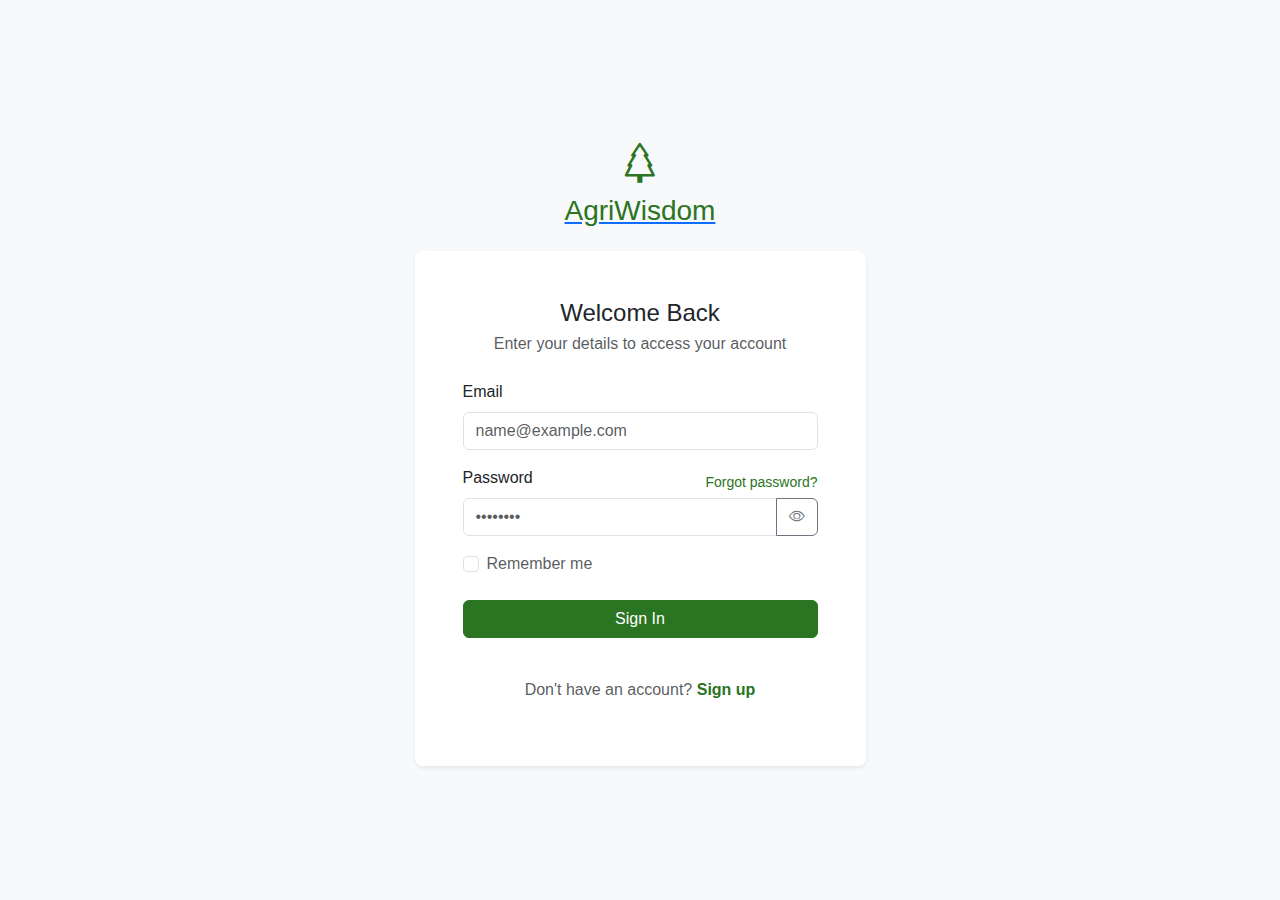
<file: login.html>
<!DOCTYPE html>
<html lang="en">
<head>
  <meta charset="UTF-8">
  <meta name="viewport" content="width=device-width, initial-scale=1.0">
  <title>Login - AgriWisdom</title>
  <link href="https://cdn.jsdelivr.net/npm/bootstrap@5.3.0-alpha1/dist/css/bootstrap.min.css" rel="stylesheet">
  <link rel="stylesheet" href="https://cdn.jsdelivr.net/npm/bootstrap-icons@1.11.1/font/bootstrap-icons.css">
  <link rel="stylesheet" href="css/styles.css">
</head>
<body class="bg-light">
  <div class="d-flex align-items-center justify-content-center min-vh-100 py-5">
    <div class="container">
      <div class="row justify-content-center">
        <div class="col-md-6 col-lg-5">
          <div class="text-center mb-4">
            <a href="index.html">
              <i class="bi bi-tree text-success fs-1 mb-2"></i>
              <h1 class="h3 text-success">AgriWisdom</h1>
            </a>
          </div>
          
          <div class="card border-0 shadow-sm">
            <div class="card-body p-4 p-md-5">
              <h2 class="text-center h4 mb-1">Welcome Back</h2>
              <p class="text-center text-muted mb-4">Enter your details to access your account</p>
              
              <form id="loginForm">
                <div class="mb-3">
                  <label for="email" class="form-label">Email</label>
                  <input type="email" class="form-control" id="email" placeholder="name@example.com" required>
                </div>
                
                <div class="mb-3">
                  <div class="d-flex justify-content-between align-items-center">
                    <label for="password" class="form-label">Password</label>
                    <a href="#" class="small text-decoration-none text-success">Forgot password?</a>
                  </div>
                  <div class="input-group">
                    <input type="password" class="form-control" id="password" placeholder="••••••••" required>
                    <button class="btn btn-outline-secondary toggle-password" type="button">
                      <i class="bi bi-eye"></i>
                    </button>
                  </div>
                </div>
                
                <div class="mb-4">
                  <div class="form-check">
                    <input class="form-check-input" type="checkbox" id="remember">
                    <label class="form-check-label text-muted" for="remember">
                      Remember me
                    </label>
                  </div>
                </div>
                
                <button type="submit" class="btn btn-success w-100 mb-3" id="loginBtn">
                  <span>Sign In</span>
                  <span class="spinner-border spinner-border-sm ms-2 d-none" role="status" aria-hidden="true" id="loginSpinner"></span>
                </button>
              </form>
              
              <div class="text-center mt-4">
                <p class="text-muted">
                  Don't have an account? 
                  <a href="register.html" class="text-success fw-semibold text-decoration-none">Sign up</a>
                </p>
              </div>
            </div>
          </div>
        </div>
      </div>
    </div>
  </div>
  
  <!-- Toast notification -->
  <div class="position-fixed bottom-0 end-0 p-3" style="z-index: 11">
    <div id="toast" class="toast align-items-center text-white bg-success" role="alert" aria-live="assertive" aria-atomic="true">
      <div class="d-flex">
        <div class="toast-body" id="toastMessage">
          Successfully logged in!
        </div>
        <button type="button" class="btn-close btn-close-white me-2 m-auto" data-bs-dismiss="toast" aria-label="Close"></button>
      </div>
    </div>
  </div>

  <script src="https://cdn.jsdelivr.net/npm/bootstrap@5.3.0-alpha1/dist/js/bootstrap.bundle.min.js"></script>
  <script>
    document.addEventListener('DOMContentLoaded', function() {
      // Toggle password visibility
      document.querySelector('.toggle-password').addEventListener('click', function() {
        const passwordInput = document.getElementById('password');
        const icon = this.querySelector('i');
        
        if (passwordInput.type === 'password') {
          passwordInput.type = 'text';
          icon.classList.replace('bi-eye', 'bi-eye-slash');
        } else {
          passwordInput.type = 'password';
          icon.classList.replace('bi-eye-slash', 'bi-eye');
        }
      });
      
      // Handle login
      document.getElementById('loginForm').addEventListener('submit', function(e) {
        e.preventDefault();
        
        const email = document.getElementById('email').value;
        const password = document.getElementById('password').value;
        const loginBtn = document.getElementById('loginBtn');
        const spinner = document.getElementById('loginSpinner');
        
        // Show loading state
        loginBtn.disabled = true;
        spinner.classList.remove('d-none');
        
        // Simulate API call (2 second delay)
        setTimeout(function() {
          // Show success toast
          const toast = new bootstrap.Toast(document.getElementById('toast'));
          document.getElementById('toastMessage').textContent = 'Successfully logged in!';
          toast.show();
          
          // Reset button state
          loginBtn.disabled = false;
          spinner.classList.add('d-none');
          
          // In real app, this would store auth token
          setTimeout(() => {
            window.location.href = 'dashboard.html';
          }, 1000);
        }, 2000);
      });
    });
  </script>
</body>
</html>
</file>
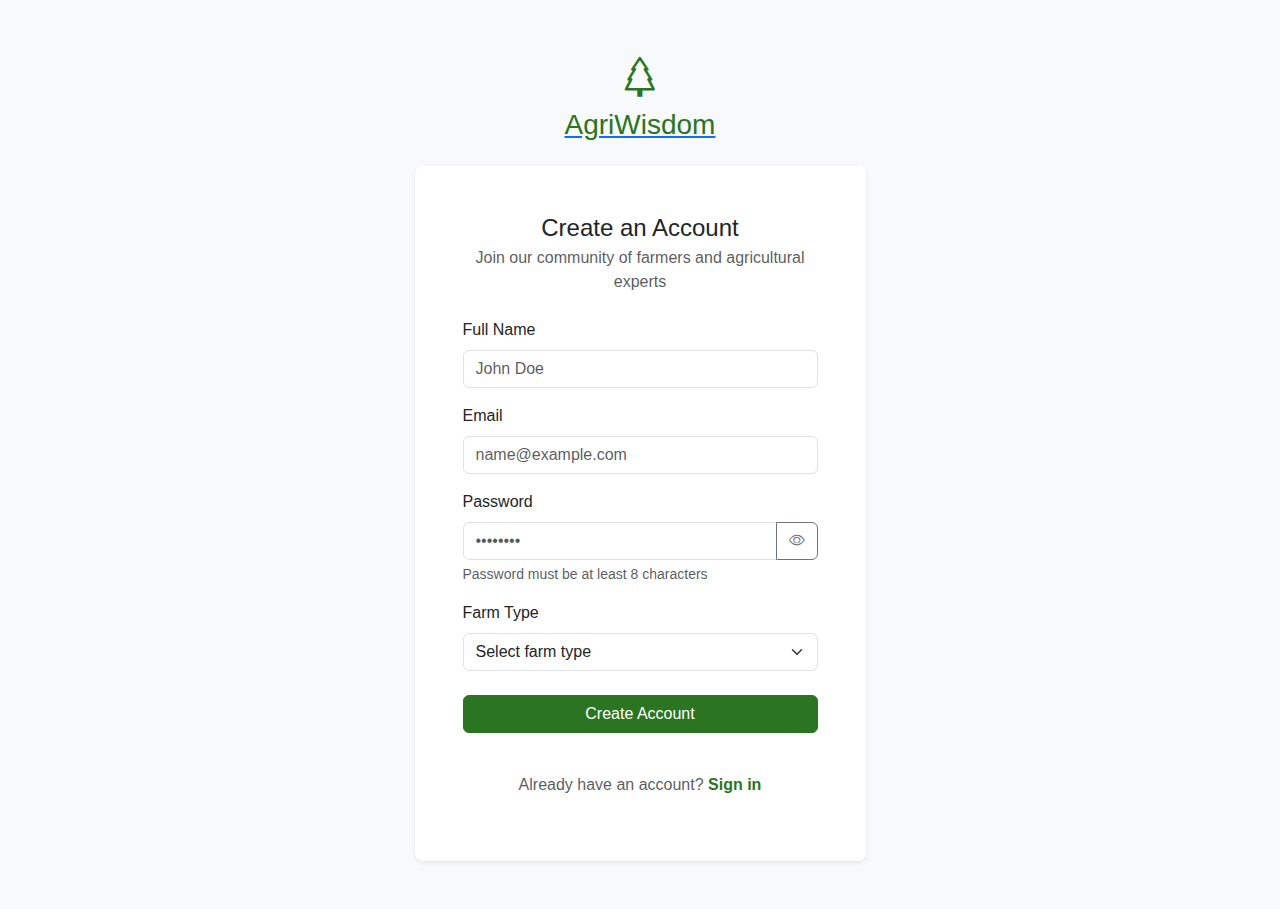
<file: register.html>
<!DOCTYPE html>
<html lang="en">
<head>
  <meta charset="UTF-8">
  <meta name="viewport" content="width=device-width, initial-scale=1.0">
  <title>Register - AgriWisdom</title>
  <link href="https://cdn.jsdelivr.net/npm/bootstrap@5.3.0-alpha1/dist/css/bootstrap.min.css" rel="stylesheet">
  <link rel="stylesheet" href="https://cdn.jsdelivr.net/npm/bootstrap-icons@1.11.1/font/bootstrap-icons.css">
  <link rel="stylesheet" href="css/styles.css">
</head>
<body class="bg-light">
  <div class="d-flex align-items-center justify-content-center min-vh-100 py-5">
    <div class="container">
      <div class="row justify-content-center">
        <div class="col-md-6 col-lg-5">
          <div class="text-center mb-4">
            <a href="index.html">
              <i class="bi bi-tree text-success fs-1 mb-2"></i>
              <h1 class="h3 text-success">AgriWisdom</h1>
            </a>
          </div>
          
          <div class="card border-0 shadow-sm">
            <div class="card-body p-4 p-md-5">
              <h2 class="text-center h4 mb-1">Create an Account</h2>
              <p class="text-center text-muted mb-4">Join our community of farmers and agricultural experts</p>
              
              <form id="registerForm">
                <div class="mb-3">
                  <label for="fullName" class="form-label">Full Name</label>
                  <input type="text" class="form-control" id="fullName" placeholder="John Doe" required>
                </div>
                
                <div class="mb-3">
                  <label for="email" class="form-label">Email</label>
                  <input type="email" class="form-control" id="email" placeholder="name@example.com" required>
                </div>
                
                <div class="mb-3">
                  <label for="password" class="form-label">Password</label>
                  <div class="input-group">
                    <input type="password" class="form-control" id="password" placeholder="••••••••" required>
                    <button class="btn btn-outline-secondary toggle-password" type="button">
                      <i class="bi bi-eye"></i>
                    </button>
                  </div>
                  <div class="form-text">Password must be at least 8 characters</div>
                </div>
                
                <div class="mb-4">
                  <label for="farmType" class="form-label">Farm Type</label>
                  <select class="form-select" id="farmType" required>
                    <option value="" selected disabled>Select farm type</option>
                    <option value="crop">Crop Farming</option>
                    <option value="livestock">Livestock</option>
                    <option value="mixed">Mixed Farming</option>
                    <option value="organic">Organic Farming</option>
                    <option value="plantation">Plantation</option>
                    <option value="other">Other</option>
                  </select>
                </div>
                
                <button type="submit" class="btn btn-success w-100 mb-3" id="registerBtn">
                  <span>Create Account</span>
                  <span class="spinner-border spinner-border-sm ms-2 d-none" role="status" aria-hidden="true" id="registerSpinner"></span>
                </button>
              </form>
              
              <div class="text-center mt-4">
                <p class="text-muted">
                  Already have an account? 
                  <a href="login.html" class="text-success fw-semibold text-decoration-none">Sign in</a>
                </p>
              </div>
            </div>
          </div>
        </div>
      </div>
    </div>
  </div>
  
  <!-- Toast notification -->
  <div class="position-fixed bottom-0 end-0 p-3" style="z-index: 11">
    <div id="toast" class="toast align-items-center text-white bg-success" role="alert" aria-live="assertive" aria-atomic="true">
      <div class="d-flex">
        <div class="toast-body" id="toastMessage">
          Registration successful!
        </div>
        <button type="button" class="btn-close btn-close-white me-2 m-auto" data-bs-dismiss="toast" aria-label="Close"></button>
      </div>
    </div>
  </div>

  <script src="https://cdn.jsdelivr.net/npm/bootstrap@5.3.0-alpha1/dist/js/bootstrap.bundle.min.js"></script>
  <script>
    document.addEventListener('DOMContentLoaded', function() {
      // Toggle password visibility
      document.querySelector('.toggle-password').addEventListener('click', function() {
        const passwordInput = document.getElementById('password');
        const icon = this.querySelector('i');
        
        if (passwordInput.type === 'password') {
          passwordInput.type = 'text';
          icon.classList.replace('bi-eye', 'bi-eye-slash');
        } else {
          passwordInput.type = 'password';
          icon.classList.replace('bi-eye-slash', 'bi-eye');
        }
      });
      
      // Handle registration
      document.getElementById('registerForm').addEventListener('submit', function(e) {
        e.preventDefault();
        
        const fullName = document.getElementById('fullName').value;
        const email = document.getElementById('email').value;
        const password = document.getElementById('password').value;
        const farmType = document.getElementById('farmType').value;
        const registerBtn = document.getElementById('registerBtn');
        const spinner = document.getElementById('registerSpinner');
        
        // Validate password length
        if (password.length < 8) {
          alert('Password must be at least 8 characters long');
          return;
        }
        
        // Show loading state
        registerBtn.disabled = true;
        spinner.classList.remove('d-none');
        
        // Simulate API call (2 second delay)
        setTimeout(function() {
          // Show success toast
          const toast = new bootstrap.Toast(document.getElementById('toast'));
          document.getElementById('toastMessage').textContent = 'Registration successful!';
          toast.show();
          
          // Reset button state
          registerBtn.disabled = false;
          spinner.classList.add('d-none');
          
          // In real app, this would store auth token and user info
          setTimeout(() => {
            window.location.href = 'dashboard.html';
          }, 1000);
        }, 2000);
      });
    });
  </script>
</body>
</html>
</file>
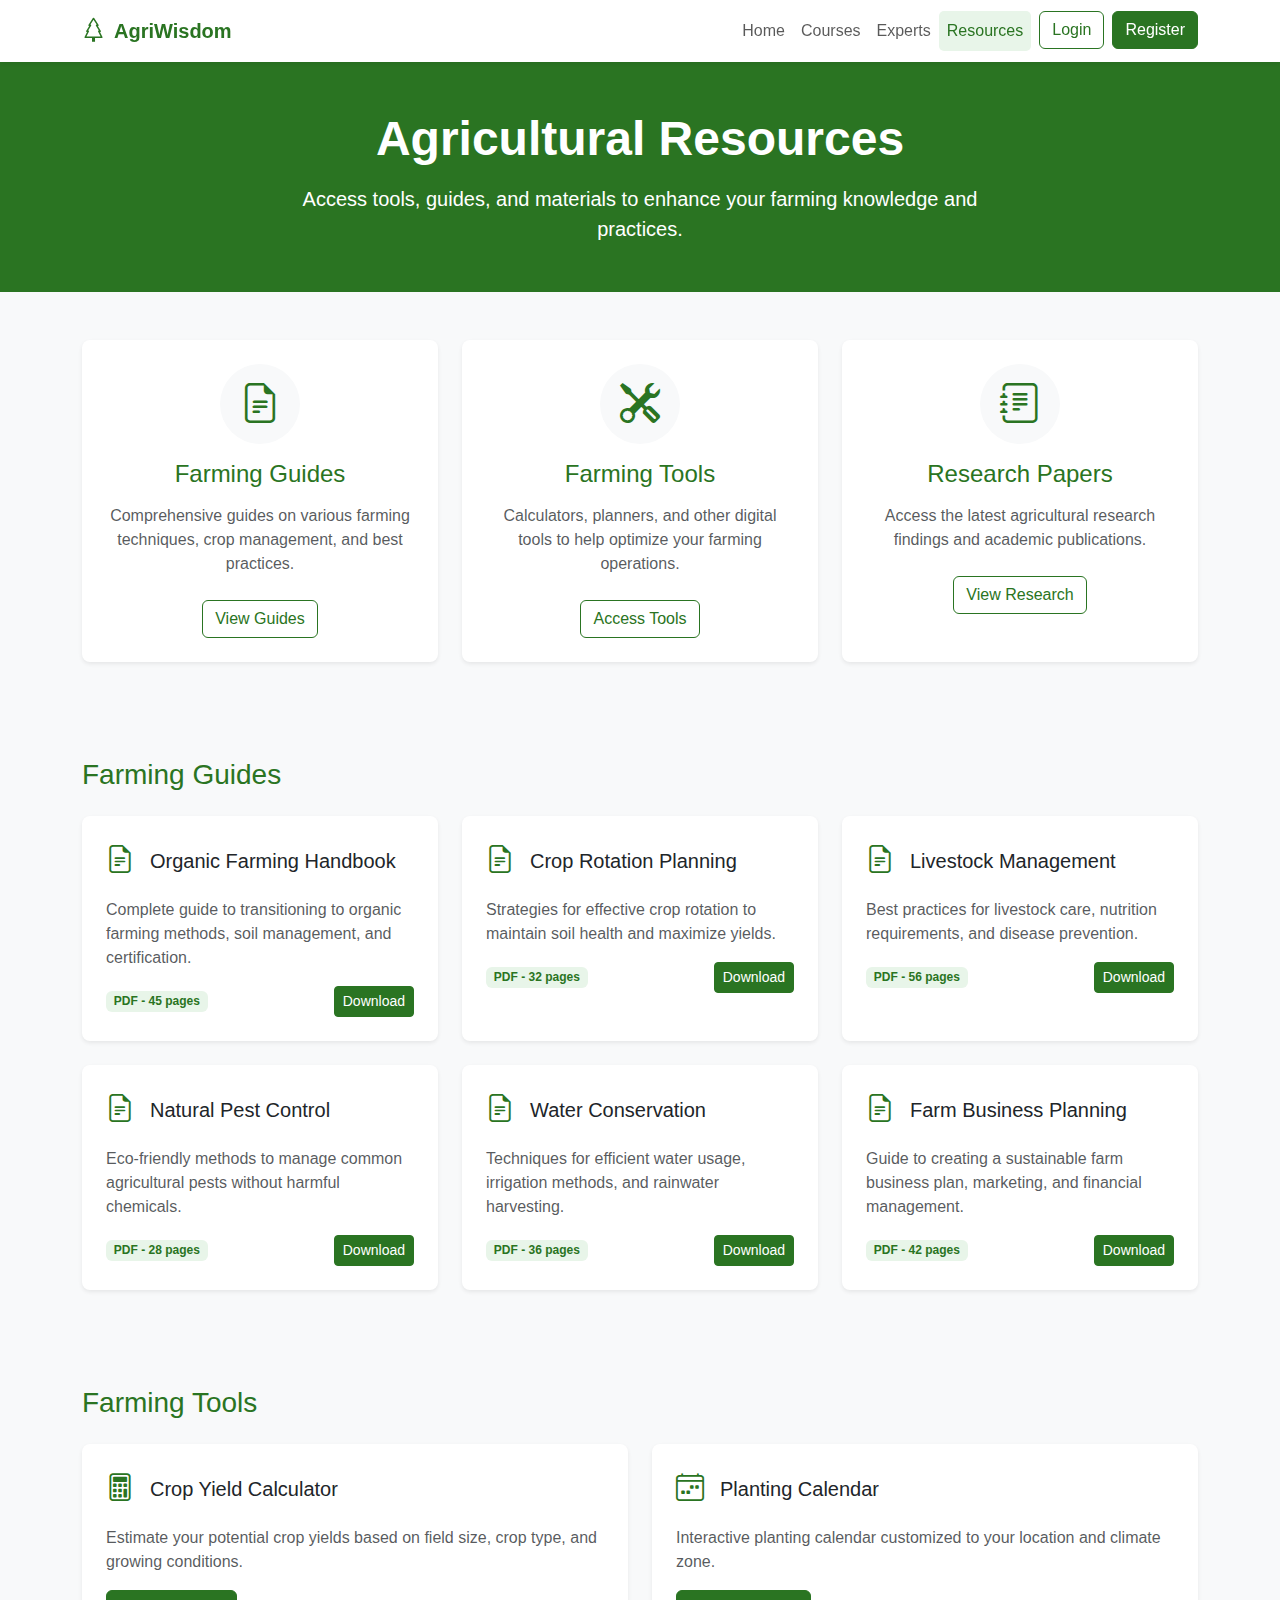
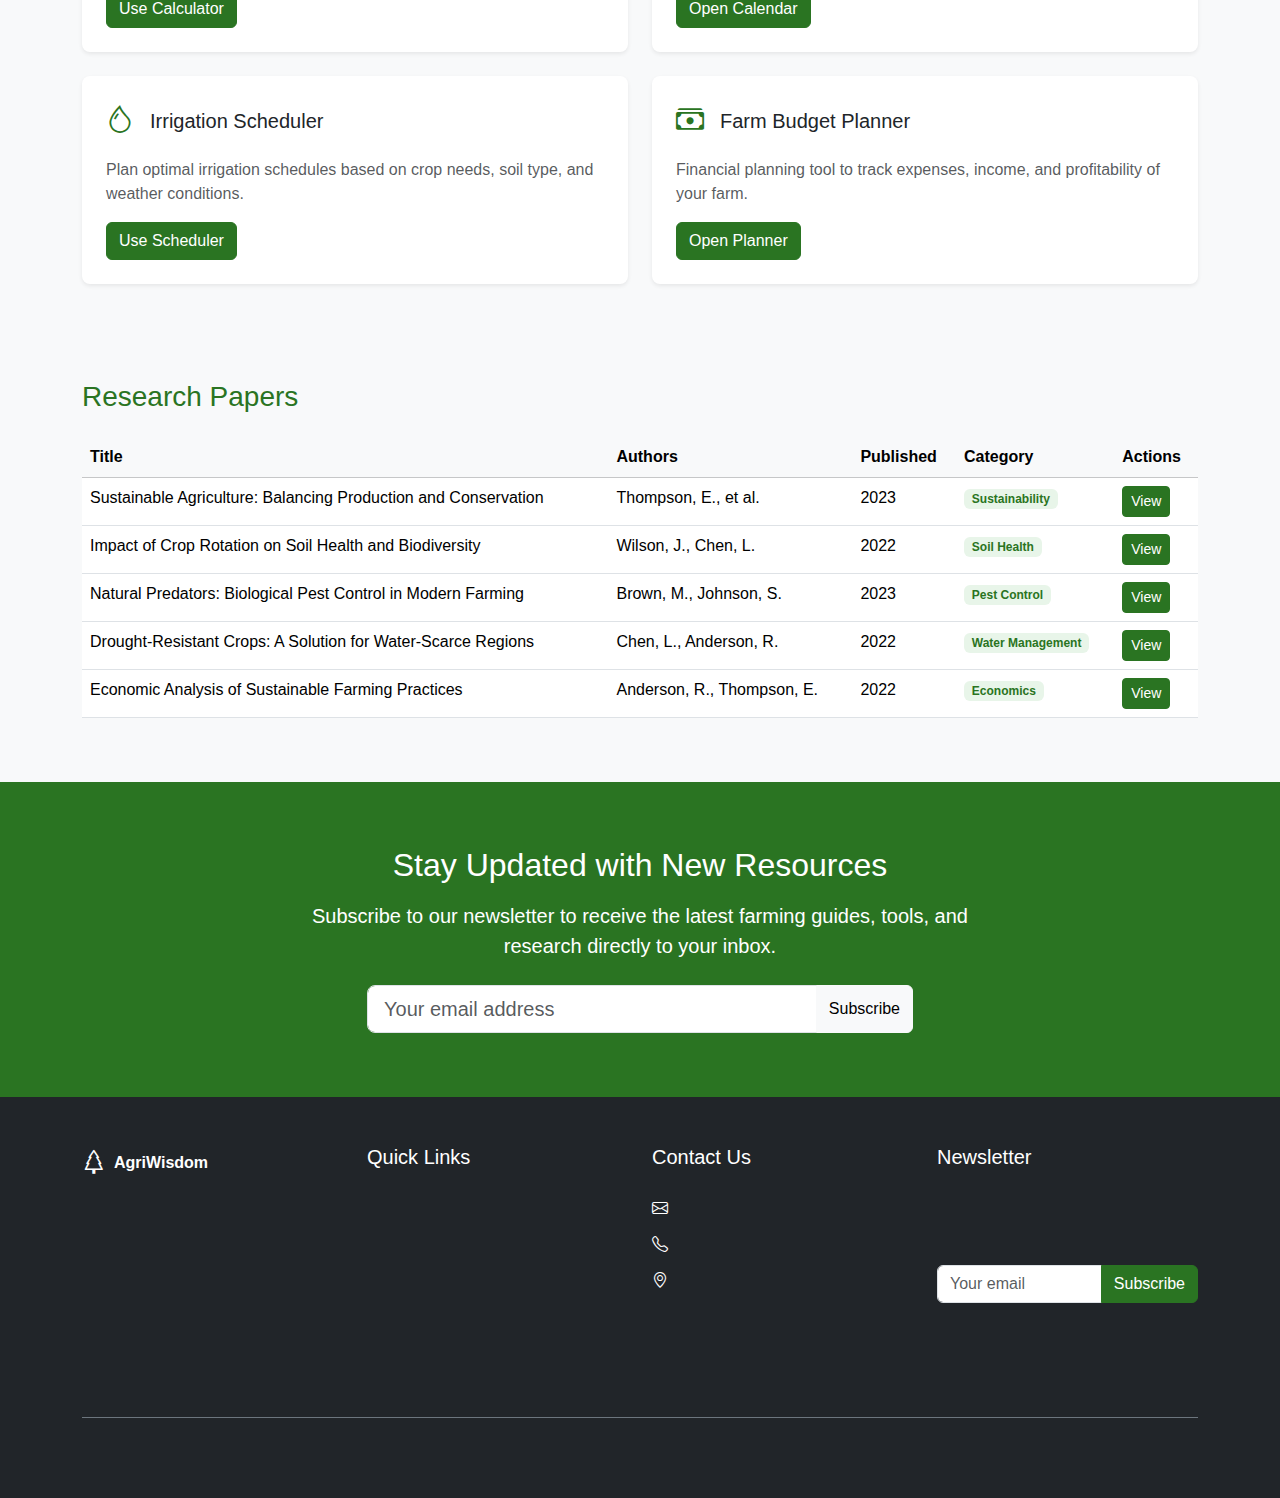
<file: resources.html>
<!DOCTYPE html>
<html lang="en">
<head>
  <meta charset="UTF-8">
  <meta name="viewport" content="width=device-width, initial-scale=1.0">
  <title>Resources - AgriWisdom</title>
  <link href="https://cdn.jsdelivr.net/npm/bootstrap@5.3.0-alpha1/dist/css/bootstrap.min.css" rel="stylesheet">
  <link rel="stylesheet" href="https://cdn.jsdelivr.net/npm/bootstrap-icons@1.11.1/font/bootstrap-icons.css">
  <link rel="stylesheet" href="css/styles.css">
</head>
<body>
  <!-- Navbar -->
  <nav class="navbar navbar-expand-lg navbar-light bg-white shadow-sm sticky-top">
    <div class="container">
      <a class="navbar-brand d-flex align-items-center" href="index.html">
        <i class="bi bi-tree text-success me-2 fs-4"></i>
        <span class="fw-bold text-success">AgriWisdom</span>
      </a>
      <button class="navbar-toggler" type="button" data-bs-toggle="collapse" data-bs-target="#navbarNav">
        <span class="navbar-toggler-icon"></span>
      </button>
      <div class="collapse navbar-collapse" id="navbarNav">
        <ul class="navbar-nav ms-auto">
          <li class="nav-item">
            <a class="nav-link" href="index.html">Home</a>
          </li>
          <li class="nav-item">
            <a class="nav-link" href="courses.html">Courses</a>
          </li>
          <li class="nav-item">
            <a class="nav-link" href="experts.html">Experts</a>
          </li>
          <li class="nav-item">
            <a class="nav-link active" href="resources.html">Resources</a>
          </li>
          <li class="nav-item ms-2">
            <a class="btn btn-outline-success" href="login.html">Login</a>
          </li>
          <li class="nav-item ms-2">
            <a class="btn btn-success" href="register.html">Register</a>
          </li>
        </ul>
      </div>
    </div>
  </nav>

  <!-- Header -->
  <section class="bg-success py-4 py-md-5">
    <div class="container text-center text-white">
      <h1 class="display-5 fw-bold mb-3">Agricultural Resources</h1>
      <p class="lead mb-0 mx-auto" style="max-width: 700px;">
        Access tools, guides, and materials to enhance your farming knowledge and practices.
      </p>
    </div>
  </section>
  
  <!-- Resource Categories -->
  <section class="py-5">
    <div class="container">
      <div class="row g-4">
        <div class="col-md-4">
          <div class="card h-100 border-0 shadow-sm text-center">
            <div class="card-body p-4">
              <div class="rounded-circle bg-light d-flex align-items-center justify-content-center mx-auto mb-3" style="width: 80px; height: 80px;">
                <i class="bi bi-file-earmark-text text-success fs-1"></i>
              </div>
              <h3 class="h4 text-success mb-3">Farming Guides</h3>
              <p class="text-muted mb-4">Comprehensive guides on various farming techniques, crop management, and best practices.</p>
              <a href="#guides" class="btn btn-outline-success">View Guides</a>
            </div>
          </div>
        </div>
        
        <div class="col-md-4">
          <div class="card h-100 border-0 shadow-sm text-center">
            <div class="card-body p-4">
              <div class="rounded-circle bg-light d-flex align-items-center justify-content-center mx-auto mb-3" style="width: 80px; height: 80px;">
                <i class="bi bi-tools text-success fs-1"></i>
              </div>
              <h3 class="h4 text-success mb-3">Farming Tools</h3>
              <p class="text-muted mb-4">Calculators, planners, and other digital tools to help optimize your farming operations.</p>
              <a href="#tools" class="btn btn-outline-success">Access Tools</a>
            </div>
          </div>
        </div>
        
        <div class="col-md-4">
          <div class="card h-100 border-0 shadow-sm text-center">
            <div class="card-body p-4">
              <div class="rounded-circle bg-light d-flex align-items-center justify-content-center mx-auto mb-3" style="width: 80px; height: 80px;">
                <i class="bi bi-journal-text text-success fs-1"></i>
              </div>
              <h3 class="h4 text-success mb-3">Research Papers</h3>
              <p class="text-muted mb-4">Access the latest agricultural research findings and academic publications.</p>
              <a href="#research" class="btn btn-outline-success">View Research</a>
            </div>
          </div>
        </div>
      </div>
    </div>
  </section>
  
  <!-- Guides Section -->
  <section id="guides" class="py-5 bg-light">
    <div class="container">
      <h2 class="h3 text-success mb-4">Farming Guides</h2>
      
      <div class="row g-4">
        <div class="col-md-6 col-lg-4">
          <div class="card h-100 border-0 shadow-sm">
            <div class="card-body p-4">
              <div class="d-flex align-items-center mb-3">
                <i class="bi bi-file-earmark-text text-success me-3 fs-3"></i>
                <h4 class="h5 mb-0">Organic Farming Handbook</h4>
              </div>
              <p class="text-muted mb-3">Complete guide to transitioning to organic farming methods, soil management, and certification.</p>
              <div class="d-flex justify-content-between align-items-center">
                <span class="badge bg-light text-success">PDF - 45 pages</span>
                <a href="#" class="btn btn-sm btn-success">Download</a>
              </div>
            </div>
          </div>
        </div>
        
        <div class="col-md-6 col-lg-4">
          <div class="card h-100 border-0 shadow-sm">
            <div class="card-body p-4">
              <div class="d-flex align-items-center mb-3">
                <i class="bi bi-file-earmark-text text-success me-3 fs-3"></i>
                <h4 class="h5 mb-0">Crop Rotation Planning</h4>
              </div>
              <p class="text-muted mb-3">Strategies for effective crop rotation to maintain soil health and maximize yields.</p>
              <div class="d-flex justify-content-between align-items-center">
                <span class="badge bg-light text-success">PDF - 32 pages</span>
                <a href="#" class="btn btn-sm btn-success">Download</a>
              </div>
            </div>
          </div>
        </div>
        
        <div class="col-md-6 col-lg-4">
          <div class="card h-100 border-0 shadow-sm">
            <div class="card-body p-4">
              <div class="d-flex align-items-center mb-3">
                <i class="bi bi-file-earmark-text text-success me-3 fs-3"></i>
                <h4 class="h5 mb-0">Livestock Management</h4>
              </div>
              <p class="text-muted mb-3">Best practices for livestock care, nutrition requirements, and disease prevention.</p>
              <div class="d-flex justify-content-between align-items-center">
                <span class="badge bg-light text-success">PDF - 56 pages</span>
                <a href="#" class="btn btn-sm btn-success">Download</a>
              </div>
            </div>
          </div>
        </div>
        
        <div class="col-md-6 col-lg-4">
          <div class="card h-100 border-0 shadow-sm">
            <div class="card-body p-4">
              <div class="d-flex align-items-center mb-3">
                <i class="bi bi-file-earmark-text text-success me-3 fs-3"></i>
                <h4 class="h5 mb-0">Natural Pest Control</h4>
              </div>
              <p class="text-muted mb-3">Eco-friendly methods to manage common agricultural pests without harmful chemicals.</p>
              <div class="d-flex justify-content-between align-items-center">
                <span class="badge bg-light text-success">PDF - 28 pages</span>
                <a href="#" class="btn btn-sm btn-success">Download</a>
              </div>
            </div>
          </div>
        </div>
        
        <div class="col-md-6 col-lg-4">
          <div class="card h-100 border-0 shadow-sm">
            <div class="card-body p-4">
              <div class="d-flex align-items-center mb-3">
                <i class="bi bi-file-earmark-text text-success me-3 fs-3"></i>
                <h4 class="h5 mb-0">Water Conservation</h4>
              </div>
              <p class="text-muted mb-3">Techniques for efficient water usage, irrigation methods, and rainwater harvesting.</p>
              <div class="d-flex justify-content-between align-items-center">
                <span class="badge bg-light text-success">PDF - 36 pages</span>
                <a href="#" class="btn btn-sm btn-success">Download</a>
              </div>
            </div>
          </div>
        </div>
        
        <div class="col-md-6 col-lg-4">
          <div class="card h-100 border-0 shadow-sm">
            <div class="card-body p-4">
              <div class="d-flex align-items-center mb-3">
                <i class="bi bi-file-earmark-text text-success me-3 fs-3"></i>
                <h4 class="h5 mb-0">Farm Business Planning</h4>
              </div>
              <p class="text-muted mb-3">Guide to creating a sustainable farm business plan, marketing, and financial management.</p>
              <div class="d-flex justify-content-between align-items-center">
                <span class="badge bg-light text-success">PDF - 42 pages</span>
                <a href="#" class="btn btn-sm btn-success">Download</a>
              </div>
            </div>
          </div>
        </div>
      </div>
    </div>
  </section>
  
  <!-- Tools Section -->
  <section id="tools" class="py-5">
    <div class="container">
      <h2 class="h3 text-success mb-4">Farming Tools</h2>
      
      <div class="row g-4">
        <div class="col-md-6">
          <div class="card h-100 border-0 shadow-sm">
            <div class="card-body p-4">
              <div class="d-flex align-items-center mb-3">
                <i class="bi bi-calculator text-success me-3 fs-3"></i>
                <h4 class="h5 mb-0">Crop Yield Calculator</h4>
              </div>
              <p class="text-muted mb-3">Estimate your potential crop yields based on field size, crop type, and growing conditions.</p>
              <a href="#" class="btn btn-success">Use Calculator</a>
            </div>
          </div>
        </div>
        
        <div class="col-md-6">
          <div class="card h-100 border-0 shadow-sm">
            <div class="card-body p-4">
              <div class="d-flex align-items-center mb-3">
                <i class="bi bi-calendar4-week text-success me-3 fs-3"></i>
                <h4 class="h5 mb-0">Planting Calendar</h4>
              </div>
              <p class="text-muted mb-3">Interactive planting calendar customized to your location and climate zone.</p>
              <a href="#" class="btn btn-success">Open Calendar</a>
            </div>
          </div>
        </div>
        
        <div class="col-md-6">
          <div class="card h-100 border-0 shadow-sm">
            <div class="card-body p-4">
              <div class="d-flex align-items-center mb-3">
                <i class="bi bi-droplet text-success me-3 fs-3"></i>
                <h4 class="h5 mb-0">Irrigation Scheduler</h4>
              </div>
              <p class="text-muted mb-3">Plan optimal irrigation schedules based on crop needs, soil type, and weather conditions.</p>
              <a href="#" class="btn btn-success">Use Scheduler</a>
            </div>
          </div>
        </div>
        
        <div class="col-md-6">
          <div class="card h-100 border-0 shadow-sm">
            <div class="card-body p-4">
              <div class="d-flex align-items-center mb-3">
                <i class="bi bi-cash-stack text-success me-3 fs-3"></i>
                <h4 class="h5 mb-0">Farm Budget Planner</h4>
              </div>
              <p class="text-muted mb-3">Financial planning tool to track expenses, income, and profitability of your farm.</p>
              <a href="#" class="btn btn-success">Open Planner</a>
            </div>
          </div>
        </div>
      </div>
    </div>
  </section>
  
  <!-- Research Papers -->
  <section id="research" class="py-5 bg-light">
    <div class="container">
      <h2 class="h3 text-success mb-4">Research Papers</h2>
      
      <div class="table-responsive">
        <table class="table table-hover">
          <thead class="table-light">
            <tr>
              <th scope="col">Title</th>
              <th scope="col">Authors</th>
              <th scope="col">Published</th>
              <th scope="col">Category</th>
              <th scope="col">Actions</th>
            </tr>
          </thead>
          <tbody>
            <tr>
              <td>Sustainable Agriculture: Balancing Production and Conservation</td>
              <td>Thompson, E., et al.</td>
              <td>2023</td>
              <td><span class="badge bg-light text-success">Sustainability</span></td>
              <td><a href="#" class="btn btn-sm btn-success">View</a></td>
            </tr>
            <tr>
              <td>Impact of Crop Rotation on Soil Health and Biodiversity</td>
              <td>Wilson, J., Chen, L.</td>
              <td>2022</td>
              <td><span class="badge bg-light text-success">Soil Health</span></td>
              <td><a href="#" class="btn btn-sm btn-success">View</a></td>
            </tr>
            <tr>
              <td>Natural Predators: Biological Pest Control in Modern Farming</td>
              <td>Brown, M., Johnson, S.</td>
              <td>2023</td>
              <td><span class="badge bg-light text-success">Pest Control</span></td>
              <td><a href="#" class="btn btn-sm btn-success">View</a></td>
            </tr>
            <tr>
              <td>Drought-Resistant Crops: A Solution for Water-Scarce Regions</td>
              <td>Chen, L., Anderson, R.</td>
              <td>2022</td>
              <td><span class="badge bg-light text-success">Water Management</span></td>
              <td><a href="#" class="btn btn-sm btn-success">View</a></td>
            </tr>
            <tr>
              <td>Economic Analysis of Sustainable Farming Practices</td>
              <td>Anderson, R., Thompson, E.</td>
              <td>2022</td>
              <td><span class="badge bg-light text-success">Economics</span></td>
              <td><a href="#" class="btn btn-sm btn-success">View</a></td>
            </tr>
          </tbody>
        </table>
      </div>
    </div>
  </section>
  
  <!-- Subscribe Section -->
  <section class="py-5 bg-success text-white">
    <div class="container py-3 text-center">
      <h2 class="mb-3">Stay Updated with New Resources</h2>
      <p class="lead mb-4 mx-auto" style="max-width: 700px;">Subscribe to our newsletter to receive the latest farming guides, tools, and research directly to your inbox.</p>
      <div class="row justify-content-center">
        <div class="col-md-6">
          <form>
            <div class="input-group">
              <input type="email" class="form-control form-control-lg" placeholder="Your email address">
              <button class="btn btn-light" type="submit">Subscribe</button>
            </div>
          </form>
        </div>
      </div>
    </div>
  </section>
  
  <!-- Footer -->
  <footer class="bg-dark text-white pt-5 pb-3">
    <div class="container">
      <div class="row g-4">
        <div class="col-lg-3 col-md-6">
          <div class="mb-4">
            <a class="d-flex align-items-center text-white text-decoration-none mb-3" href="index.html">
              <i class="bi bi-tree me-2 fs-4"></i>
              <span class="fw-bold">AgriWisdom</span>
            </a>
            <p class="text-muted">Empowering farmers with knowledge, community, and expert guidance to cultivate success.</p>
          </div>
        </div>

        <div class="col-lg-3 col-md-6">
          <h5 class="mb-4">Quick Links</h5>
          <ul class="list-unstyled">
            <li class="mb-2"><a href="index.html" class="text-muted text-decoration-none">Home</a></li>
            <li class="mb-2"><a href="courses.html" class="text-muted text-decoration-none">Courses</a></li>
            <li class="mb-2"><a href="experts.html" class="text-muted text-decoration-none">Experts</a></li>
            <li class="mb-2"><a href="resources.html" class="text-muted text-decoration-none">Resources</a></li>
            <li class="mb-2"><a href="login.html" class="text-muted text-decoration-none">Login</a></li>
            <li class="mb-2"><a href="register.html" class="text-muted text-decoration-none">Register</a></li>
          </ul>
        </div>

        <div class="col-lg-3 col-md-6">
          <h5 class="mb-4">Contact Us</h5>
          <ul class="list-unstyled">
            <li class="mb-2 d-flex">
              <i class="bi bi-envelope me-2 mt-1"></i>
              <span class="text-muted">info@agriwisdom.com</span>
            </li>
            <li class="mb-2 d-flex">
              <i class="bi bi-telephone me-2 mt-1"></i>
              <span class="text-muted">+1 (555) 123-4567</span>
            </li>
            <li class="mb-2 d-flex">
              <i class="bi bi-geo-alt me-2 mt-1"></i>
              <span class="text-muted">123 Farm Lane, Harvest City, HC 56789</span>
            </li>
          </ul>
        </div>

        <div class="col-lg-3 col-md-6">
          <h5 class="mb-4">Newsletter</h5>
          <p class="text-muted mb-4">Subscribe to receive farming tips and updates.</p>
          <form>
            <div class="input-group mb-3">
              <input type="email" class="form-control" placeholder="Your email">
              <button class="btn btn-success" type="submit">Subscribe</button>
            </div>
          </form>
        </div>
      </div>

      <div class="border-top border-secondary pt-4 mt-4 text-center text-muted">
        <p>&copy; <script>document.write(new Date().getFullYear())</script> AgriWisdom. All rights reserved.</p>
      </div>
    </div>
  </footer>

  <script src="https://cdn.jsdelivr.net/npm/bootstrap@5.3.0-alpha1/dist/js/bootstrap.bundle.min.js"></script>
</body>
</html>
</file>
<file: css/styles.css>
/* Base styles */
:root {
  --farm-primary: #2a7422;
  --farm-primary-dark: #1f5919;
  --farm-primary-light: #e8f5e9;
  --farm-accent: #4caf50;
  --farm-accent-light: #a5d6a7;
  --farm-background: #f8f9fa;
  --farm-text: #212529;
}

body {
  font-family: 'Segoe UI', Tahoma, Geneva, Verdana, sans-serif;
  color: var(--farm-text);
  background-color: var(--farm-background);
}

/* Hero section */
.hero-section {
  background-image: url('https://images.unsplash.com/photo-1500382017468-9049fed747ef');
  background-size: cover;
  background-position: center;
  position: relative;
  min-height: 500px;
  display: flex;
  align-items: center;
}

.hero-section::before {
  content: "";
  position: absolute;
  top: 0;
  left: 0;
  width: 100%;
  height: 100%;
  background-color: rgba(0, 0, 0, 0.5);
  z-index: 0;
}

.hero-content {
  position: relative;
  z-index: 1;
}

/* Buttons */
.btn-success {
  background-color: var(--farm-primary);
  border-color: var(--farm-primary);
}

.btn-success:hover, 
.btn-success:focus {
  background-color: var(--farm-primary-dark);
  border-color: var(--farm-primary-dark);
}

.btn-outline-success {
  color: var(--farm-primary);
  border-color: var(--farm-primary);
}

.btn-outline-success:hover {
  background-color: var(--farm-primary);
  border-color: var(--farm-primary);
}

/* Course cards */
.card {
  transition: transform 0.3s, box-shadow 0.3s;
  border-radius: 8px;
  overflow: hidden;
}

.card:hover {
  transform: translateY(-5px);
  box-shadow: 0 10px 20px rgba(0,0,0,0.1) !important;
}

.card-img-top {
  height: 200px;
  object-fit: cover;
}

/* Dashboard sidebar */
.sidebar {
  height: 100vh;
  position: sticky;
  top: 0;
}

@media (max-width: 767.98px) {
  .sidebar {
    height: auto;
    position: relative;
  }
}

.nav-link.active {
  color: var(--farm-primary) !important;
  background-color: var(--farm-primary-light);
  border-radius: 5px;
}

.nav-link:hover {
  color: var(--farm-primary) !important;
}

/* Text colors */
.text-success {
  color: var(--farm-primary) !important;
}

.bg-success {
  background-color: var(--farm-primary) !important;
}

/* Badge styles */
.badge.bg-light.text-success {
  background-color: var(--farm-primary-light) !important;
  color: var(--farm-primary) !important;
}

/* Progress bar */
.progress {
  background-color: #e9ecef;
  border-radius: 0.25rem;
  overflow: hidden;
}

.progress-bar {
  background-color: var(--farm-primary);
}

/* Tables */
.table {
  border-collapse: separate;
  border-spacing: 0;
}

.table-hover tbody tr:hover {
  background-color: var(--farm-primary-light);
}

/* Transitions */
.transition {
  transition: all 0.3s ease;
}

/* Tooltip */
.tooltip {
  position: relative;
  display: inline-block;
}

.tooltip .tooltiptext {
  visibility: hidden;
  width: 120px;
  background-color: #555;
  color: #fff;
  text-align: center;
  border-radius: 6px;
  padding: 5px;
  position: absolute;
  z-index: 1;
  bottom: 125%;
  left: 50%;
  margin-left: -60px;
  opacity: 0;
  transition: opacity 0.3s;
}

.tooltip:hover .tooltiptext {
  visibility: visible;
  opacity: 1;
}

/* Responsive adjustments */
@media (max-width: 767.98px) {
  .hero-section {
    min-height: 400px;
  }
  
  .display-4 {
    font-size: 2.5rem;
  }
}

@media (max-width: 575.98px) {
  .hero-section {
    min-height: 350px;
  }
  
  .display-4 {
    font-size: 2rem;
  }
}

/* Footer hover effects */
.hover-text-success:hover {
  color: var(--farm-primary) !important;
  transition: color 0.3s ease;
}

/* Newsletter form */
.newsletter-form .btn:hover {
  background-color: var(--farm-primary-dark);
  border-color: var(--farm-primary-dark);
}

/* Footer social icons hover */
footer .bi:hover {
  transform: translateY(-2px);
  transition: transform 0.3s ease;
}

/* Responsive footer adjustments */
@media (max-width: 767.98px) {
  footer .col-lg-3,
  footer .col-lg-2 {
    margin-bottom: 2rem;
  }
  
  footer .border-top {
    margin-top: 2rem !important;
  }
}
</file>
